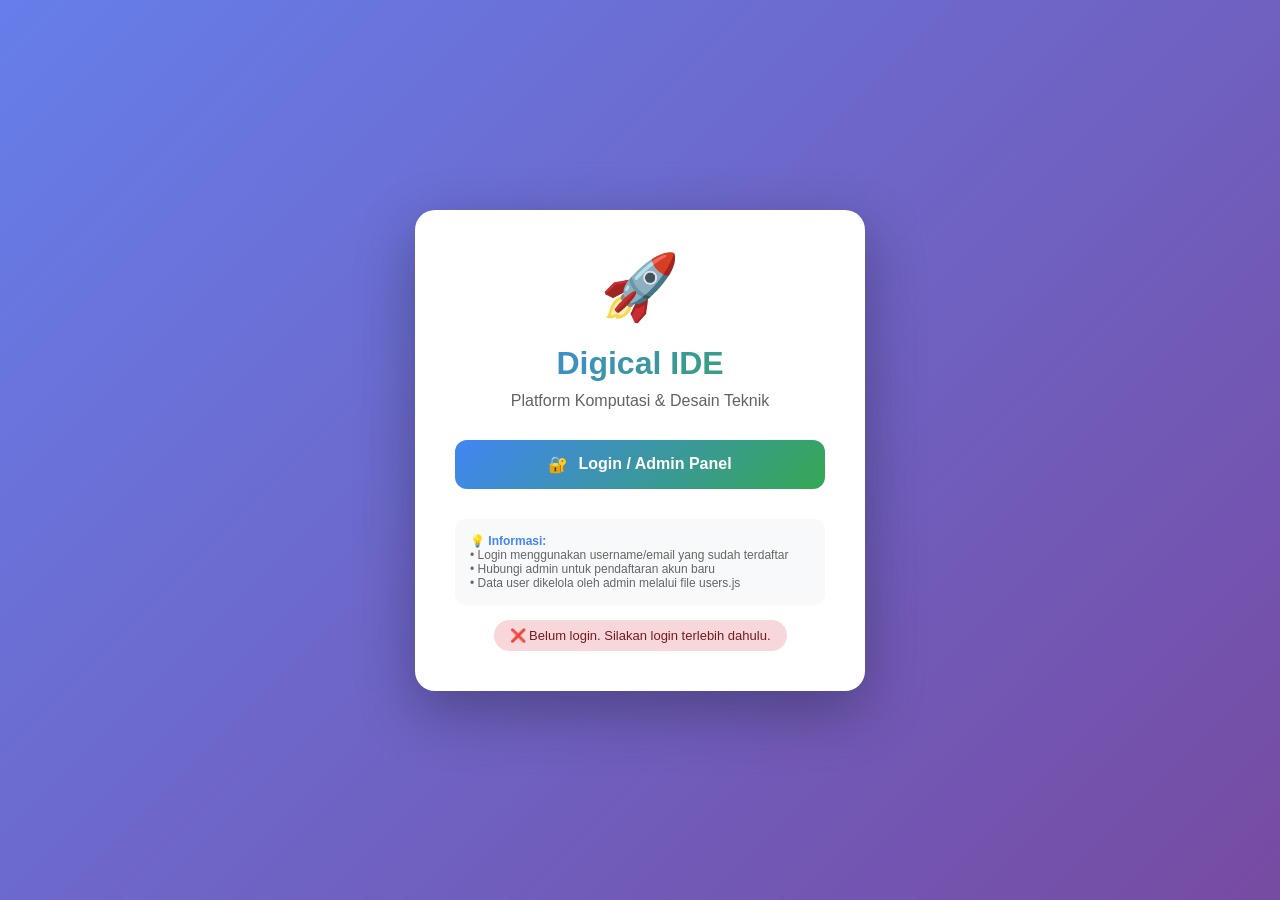
<file: index.html>
<!DOCTYPE html>
<html lang="id">
<head>
    <meta charset="UTF-8">
    <meta name="viewport" content="width=device-width, initial-scale=1.0">
    <title>Digical IDE</title>
    <style>
        * {
            margin: 0;
            padding: 0;
            box-sizing: border-box;
            font-family: 'Segoe UI', Tahoma, Geneva, Verdana, sans-serif;
        }
        
        body {
            background: linear-gradient(135deg, #667eea 0%, #764ba2 100%);
            min-height: 100vh;
            display: flex;
            justify-content: center;
            align-items: center;
            padding: 20px;
        }
        
        .container {
            background: white;
            border-radius: 20px;
            padding: 40px;
            max-width: 450px;
            width: 100%;
            box-shadow: 0 20px 60px rgba(0,0,0,0.3);
            text-align: center;
            animation: fadeInUp 0.5s ease-out;
        }
        
        @keyframes fadeInUp {
            from {
                opacity: 0;
                transform: translateY(30px);
            }
            to {
                opacity: 1;
                transform: translateY(0);
            }
        }
        
        .logo {
            font-size: 4em;
            margin-bottom: 20px;
        }
        
        h1 {
            background: linear-gradient(135deg, #4285f4, #34a853);
            -webkit-background-clip: text;
            -webkit-text-fill-color: transparent;
            margin-bottom: 10px;
        }
        
        .subtitle {
            color: #5f6368;
            margin-bottom: 30px;
        }
        
        .menu {
            display: flex;
            flex-direction: column;
            gap: 15px;
            margin: 30px 0;
        }
        
        .menu-btn {
            padding: 15px 25px;
            background: linear-gradient(135deg, #4285f4, #34a853);
            color: white;
            text-decoration: none;
            border-radius: 12px;
            font-weight: 600;
            transition: all 0.3s;
            display: flex;
            align-items: center;
            justify-content: center;
            gap: 10px;
        }
        
        .menu-btn:hover {
            transform: translateY(-3px);
            box-shadow: 0 10px 25px rgba(66, 133, 244, 0.4);
        }
        
        .info-box {
            background: #f8f9fa;
            padding: 15px;
            border-radius: 10px;
            margin-top: 20px;
            font-size: 12px;
            color: #666;
            text-align: left;
        }
        
        .info-box strong {
            color: #4285f4;
        }
        
        .status {
            display: inline-block;
            padding: 8px 16px;
            background: #f8d7da;
            color: #721c24;
            border-radius: 20px;
            font-size: 13px;
            margin-top: 15px;
        }
        
        .status.success {
            background: #d4edda;
            color: #155724;
        }
        
        .status.warning {
            background: #fff3cd;
            color: #856404;
        }
        
        .status.info {
            background: #cce5ff;
            color: #004085;
        }
        
        @media (max-width: 480px) {
            .container {
                padding: 25px;
                margin: 15px;
            }
        }
    </style>
</head>
<body>
    <div class="container">
        <div class="logo">🚀</div>
        <h1>Digical IDE</h1>
        <div class="subtitle">Platform Komputasi & Desain Teknik</div>
        
        <div class="menu">
            <a href="login.html" class="menu-btn">
                <span>🔐</span> Login / Admin Panel
            </a>
        </div>
        
        <div class="info-box">
            <strong>💡 Informasi:</strong><br>
            • Login menggunakan username/email yang sudah terdaftar<br>
            • Hubungi admin untuk pendaftaran akun baru<br>
            • Data user dikelola oleh admin melalui file users.js
        </div>
        
        <div id="statusDisplay" class="status">
            🔍 Memeriksa status login...
        </div>
    </div>
    
    <script>
        // Cek apakah user sudah login
        const savedUser = localStorage.getItem('digical_current_user');
        const statusDiv = document.getElementById('statusDisplay');
        
        if (savedUser) {
            try {
                const user = JSON.parse(savedUser);
                if (user.status === 'approved') {
                    statusDiv.innerHTML = `✅ Login sebagai: <strong>${user.username}</strong> | <a href="app.html" style="color: #155724; text-decoration: none;">🚀 Langsung buka IDE →</a>`;
                    statusDiv.className = 'status success';
                } else if (user.status === 'pending') {
                    statusDiv.innerHTML = `⏳ Akun <strong>${user.username}</strong> masih menunggu approval admin`;
                    statusDiv.className = 'status warning';
                } else {
                    statusDiv.innerHTML = `⚠️ Akun <strong>${user.username}</strong> telah dinonaktifkan. Hubungi admin.`;
                    statusDiv.className = 'status';
                }
            } catch(e) {
                statusDiv.innerHTML = `❌ Silakan login untuk mengakses Digical IDE`;
                statusDiv.className = 'status';
            }
        } else {
            statusDiv.innerHTML = `❌ Belum login. Silakan login terlebih dahulu.`;
            statusDiv.className = 'status';
        }
    </script>
</body>
</html>
</file>
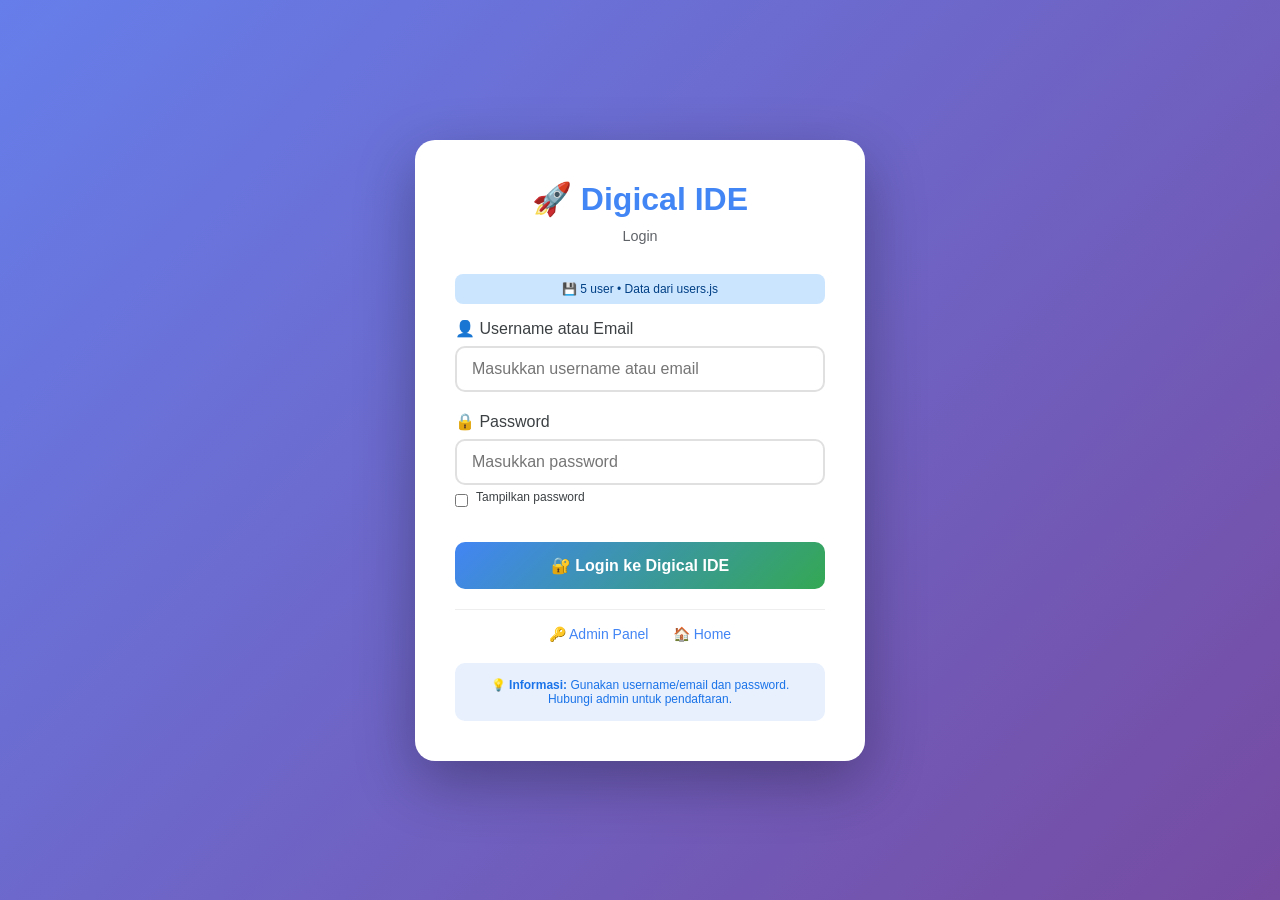
<file: app.html>
<!DOCTYPE html>
<html lang="id">
<head>
    <meta charset="UTF-8">
    <meta name="viewport" content="width=device-width, initial-scale=1.0, user-scalable=yes">
    <title>Digical IDE - Platform Komputasi & Desain Teknik</title>
    <style>
        * {
            margin: 0;
            padding: 0;
            box-sizing: border-box;
            font-family: 'Segoe UI', Tahoma, Geneva, Verdana, sans-serif;
        }
        
        body {
            background: #1a1a2e;
            overflow: hidden;
            height: 100vh;
        }
        
        /* Navbar Styles */
        .navbar {
            background: linear-gradient(135deg, #667eea 0%, #764ba2 100%);
            color: white;
            padding: 12px 24px;
            display: flex;
            justify-content: space-between;
            align-items: center;
            flex-wrap: wrap;
            gap: 15px;
            box-shadow: 0 2px 10px rgba(0,0,0,0.2);
            position: relative;
            z-index: 10;
        }
        
        .logo {
            display: flex;
            align-items: center;
            gap: 10px;
            font-size: 1.2em;
            font-weight: bold;
        }
        
        .logo span {
            background: rgba(255,255,255,0.2);
            padding: 4px 10px;
            border-radius: 20px;
            font-size: 0.8em;
        }
        
        .user-info {
            display: flex;
            align-items: center;
            gap: 15px;
        }
        
        .username {
            background: rgba(255,255,255,0.15);
            padding: 6px 12px;
            border-radius: 20px;
            font-size: 0.9em;
        }
        
        .btn-logout {
            background: rgba(255,255,255,0.2);
            border: 1px solid rgba(255,255,255,0.3);
            color: white;
            padding: 8px 20px;
            border-radius: 8px;
            cursor: pointer;
            font-size: 14px;
            font-weight: 600;
            transition: all 0.3s;
        }
        
        .btn-logout:hover {
            background: rgba(255,255,255,0.3);
            transform: translateY(-2px);
        }
        
        .btn-back {
            background: rgba(255,255,255,0.15);
            border: none;
            color: white;
            padding: 8px 16px;
            border-radius: 8px;
            cursor: pointer;
            font-size: 14px;
            transition: all 0.3s;
        }
        
        .btn-back:hover {
            background: rgba(255,255,255,0.25);
        }
        
        /* Iframe Container */
        .iframe-container {
            height: calc(100vh - 60px);
            width: 100%;
            position: relative;
            background: #f5f5f5;
        }
        
        iframe {
            width: 100%;
            height: 100%;
            border: none;
            background: white;
        }
        
        /* Loading Overlay */
        .loading-overlay {
            position: fixed;
            top: 60px;
            left: 0;
            right: 0;
            bottom: 0;
            background: rgba(255,255,255,0.95);
            display: flex;
            justify-content: center;
            align-items: center;
            z-index: 100;
            flex-direction: column;
            transition: opacity 0.3s;
        }
        
        .spinner {
            width: 60px;
            height: 60px;
            border: 5px solid #e0e0e0;
            border-top: 5px solid #4285f4;
            border-radius: 50%;
            animation: spin 1s linear infinite;
            margin-bottom: 20px;
        }
        
        @keyframes spin {
            0% { transform: rotate(0deg); }
            100% { transform: rotate(360deg); }
        }
        
        .loading-text {
            color: #4285f4;
            font-size: 18px;
            font-weight: 600;
            margin-bottom: 10px;
        }
        
        .loading-subtext {
            color: #666;
            font-size: 14px;
        }
        
        /* Error Screen */
        .error-screen {
            display: flex;
            justify-content: center;
            align-items: center;
            height: 100%;
            background: linear-gradient(135deg, #667eea 0%, #764ba2 100%);
            color: white;
            text-align: center;
            padding: 20px;
        }
        
        .error-card {
            background: white;
            color: #333;
            padding: 40px;
            border-radius: 20px;
            max-width: 450px;
            animation: fadeInUp 0.5s ease-out;
        }
        
        .error-card h2 {
            color: #dc3545;
            margin-bottom: 15px;
        }
        
        .error-card .btn {
            display: inline-block;
            margin-top: 20px;
            padding: 12px 30px;
            background: linear-gradient(135deg, #4285f4, #34a853);
            color: white;
            text-decoration: none;
            border-radius: 10px;
            font-weight: 600;
        }
        
        @keyframes fadeInUp {
            from {
                opacity: 0;
                transform: translateY(30px);
            }
            to {
                opacity: 1;
                transform: translateY(0);
            }
        }
        
        /* Responsive */
        @media (max-width: 768px) {
            .navbar {
                padding: 10px 16px;
            }
            .logo {
                font-size: 1em;
            }
            .username {
                font-size: 0.8em;
            }
            .btn-logout, .btn-back {
                padding: 6px 12px;
                font-size: 12px;
            }
        }
        
        /* Hide ngrok warning if possible - but we'll handle gracefully */
        .iframe-container iframe {
            opacity: 0;
            transition: opacity 0.5s;
        }
        
        .iframe-container iframe.loaded {
            opacity: 1;
        }
    </style>
</head>
<body>
    <div id="app">
        <!-- Navbar akan diisi JavaScript -->
        <div class="navbar" id="navbar" style="display: none;">
            <div class="logo">
                🚀 Digical IDE
                <span>Beta</span>
            </div>
            <div class="user-info">
                <span class="username" id="usernameDisplay"></span>
                <button class="btn-back" onclick="goBack()">← Beranda</button>
                <button class="btn-logout" onclick="logout()">Logout</button>
            </div>
        </div>
        
        <div class="iframe-container" id="iframeContainer">
            <!-- Loading State -->
            <div class="loading-overlay" id="loadingOverlay">
                <div class="spinner"></div>
                <div class="loading-text">🚀 Memuat Digical IDE...</div>
                <div class="loading-subtext">Mohon tunggu, platform sedang disiapkan</div>
            </div>
            
            <!-- Iframe will be inserted here -->
            <iframe id="digicalFrame" src="about:blank" title="Digical IDE Platform"></iframe>
        </div>
    </div>
    
    <script>
        // ========== KONFIGURASI ==========
        // Ganti dengan URL ngrok Anda
        const NGROK_URL = 'https://intergyral-amatively-january.ngrok-free.dev/';
        
        // ========== CEK STATUS LOGIN ==========
        function checkLoginStatus() {
            const savedUser = localStorage.getItem('digical_current_user');
            
            if (!savedUser) {
                // Tidak login, redirect ke login
                window.location.href = 'login.html';
                return null;
            }
            
            try {
                const user = JSON.parse(savedUser);
                
                if (user.status !== 'approved') {
                    // Login tapi belum approved atau di-suspend
                    let message = '';
                    if (user.status === 'pending') {
                        message = 'Akun Anda masih menunggu approval admin.';
                    } else if (user.status === 'suspended') {
                        message = 'Akun Anda telah dinonaktifkan. Hubungi admin.';
                    } else {
                        message = 'Silakan login kembali.';
                    }
                    
                    // Tampilkan pesan error sebelum redirect
                    document.body.innerHTML = `
                        <div class="error-screen">
                            <div class="error-card">
                                <h2>⚠️ Akses Ditolak</h2>
                                <p>${message}</p>
                                <a href="login.html" class="btn">Kembali ke Login</a>
                            </div>
                        </div>
                    `;
                    return null;
                }
                
                return user;
            } catch(e) {
                window.location.href = 'login.html';
                return null;
            }
        }
        
        // ========== SETUP UI ==========
        function setupUI(user) {
            // Tampilkan navbar
            const navbar = document.getElementById('navbar');
            const usernameDisplay = document.getElementById('usernameDisplay');
            
            navbar.style.display = 'flex';
            usernameDisplay.innerHTML = `👋 ${escapeHtml(user.username)}`;
            
            // Setup iframe
            setupIframe();
        }
        
        // ========== SETUP IFRAME DENGAN LOADING HANDLER ==========
        function setupIframe() {
            const iframe = document.getElementById('digicalFrame');
            const loadingOverlay = document.getElementById('loadingOverlay');
            
            // Set iframe source
            iframe.src = NGROK_URL;
            
            // Handle iframe load
            iframe.onload = function() {
                console.log('Iframe loaded successfully');
                
                // Sembunyikan loading dengan fade
                loadingOverlay.style.opacity = '0';
                setTimeout(() => {
                    loadingOverlay.style.display = 'none';
                    iframe.classList.add('loaded');
                }, 500);
            };
            
            // Handle iframe error
            iframe.onerror = function() {
                console.error('Failed to load iframe');
                loadingOverlay.innerHTML = `
                    <div style="text-align: center; color: #dc3545;">
                        <div style="font-size: 48px; margin-bottom: 15px;">⚠️</div>
                        <div class="loading-text" style="color: #dc3545;">Gagal Memuat Platform</div>
                        <div class="loading-subtext">Pastikan server ngrok sedang berjalan</div>
                        <button onclick="location.reload()" style="margin-top: 20px; padding: 10px 25px; background: #4285f4; color: white; border: none; border-radius: 8px; cursor: pointer;">
                            🔄 Coba Lagi
                        </button>
                        <button onclick="goBack()" style="margin-top: 10px; padding: 10px 25px; background: #6c757d; color: white; border: none; border-radius: 8px; cursor: pointer;">
                            ← Kembali ke Beranda
                        </button>
                    </div>
                `;
            };
            
            // Timeout jika loading terlalu lama
            setTimeout(() => {
                if (loadingOverlay.style.display !== 'none') {
                    loadingOverlay.innerHTML = `
                        <div style="text-align: center;">
                            <div style="font-size: 48px; margin-bottom: 15px;">⏳</div>
                            <div class="loading-text">Memuat memakan waktu lama...</div>
                            <div class="loading-subtext">Server mungkin sedang memulai. Silakan tunggu atau refresh.</div>
                            <button onclick="location.reload()" style="margin-top: 20px; padding: 10px 25px; background: #4285f4; color: white; border: none; border-radius: 8px; cursor: pointer;">
                                🔄 Refresh Halaman
                            </button>
                            <button onclick="goBack()" style="margin-top: 10px; padding: 10px 25px; background: #6c757d; color: white; border: none; border-radius: 8px; cursor: pointer;">
                                ← Kembali ke Beranda
                            </button>
                        </div>
                    `;
                }
            }, 15000); // 15 detik timeout
        }
        
        // ========== NAVIGATION FUNCTIONS ==========
        function goBack() {
            window.location.href = 'index.html';
        }
        
        function logout() {
            localStorage.removeItem('digical_current_user');
            window.location.href = 'login.html';
        }
        
        function escapeHtml(text) {
            const div = document.createElement('div');
            div.textContent = text;
            return div.innerHTML;
        }
        
        // ========== INITIALIZATION ==========
        const currentUser = checkLoginStatus();
        if (currentUser) {
            setupUI(currentUser);
        }
        
        // Handle page visibility - refresh session when tab becomes active
        document.addEventListener('visibilitychange', function() {
            if (!document.hidden) {
                // Cek lagi login status saat tab aktif kembali
                const savedUser = localStorage.getItem('digical_current_user');
                if (!savedUser) {
                    window.location.href = 'login.html';
                }
            }
        });
        
        // Prevent right-click on iframe to hide ngrok warning (optional)
        document.addEventListener('contextmenu', function(e) {
            // Tidak membatasi, biarkan user normal
        });
    </script>
</body>
</html>
</file>
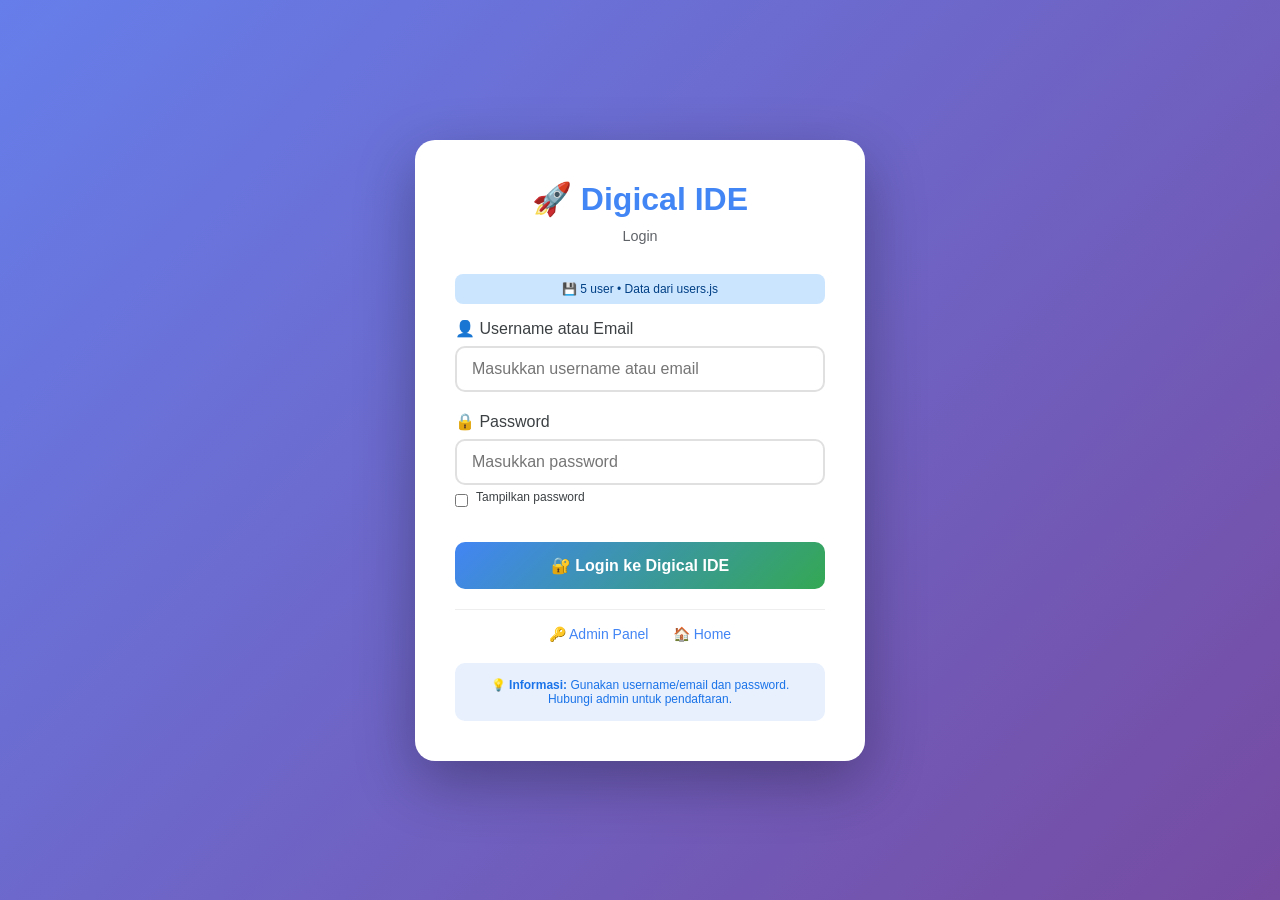
<file: filemanager.html>
<!DOCTYPE html>
<html lang="id">
<head>
    <meta charset="UTF-8">
    <meta name="viewport" content="width=device-width, initial-scale=1.0">
    <title>Digical IDE - File Manager</title>
    <link rel="stylesheet" href="https://cdnjs.cloudflare.com/ajax/libs/font-awesome/6.4.0/css/all.min.css">
    <style>
        * {
            margin: 0;
            padding: 0;
            box-sizing: border-box;
            font-family: 'Segoe UI', Tahoma, Geneva, Verdana, sans-serif;
        }
        
        body {
            background: linear-gradient(135deg, #667eea 0%, #764ba2 100%);
            min-height: 100vh;
        }
        
        .navbar {
            background: white;
            box-shadow: 0 2px 10px rgba(0,0,0,0.1);
            padding: 15px 30px;
            display: flex;
            justify-content: space-between;
            align-items: center;
            flex-wrap: wrap;
            gap: 15px;
        }
        
        .logo {
            font-size: 1.5em;
            font-weight: bold;
            background: linear-gradient(135deg, #4285f4, #34a853);
            -webkit-background-clip: text;
            -webkit-text-fill-color: transparent;
        }
        
        .user-info {
            display: flex;
            align-items: center;
            gap: 15px;
        }
        
        .btn-logout {
            padding: 8px 20px;
            background: #dc3545;
            color: white;
            border: none;
            border-radius: 8px;
            cursor: pointer;
        }
        
        .container {
            max-width: 1400px;
            margin: 20px auto;
            padding: 0 20px;
        }
        
        .card {
            background: white;
            border-radius: 20px;
            padding: 30px;
            margin-bottom: 20px;
            box-shadow: 0 10px 30px rgba(0,0,0,0.1);
        }
        
        h2 {
            color: #4285f4;
            margin-bottom: 20px;
            display: flex;
            align-items: center;
            gap: 10px;
        }
        
        .dropzone {
            border: 3px dashed #4285f4;
            border-radius: 20px;
            padding: 50px;
            text-align: center;
            background: #f8f9fa;
            cursor: pointer;
            transition: all 0.3s;
        }
        
        .dropzone.dragover {
            background: #e8f0fe;
            border-color: #34a853;
            transform: scale(1.01);
        }
        
        .upload-btn {
            background: linear-gradient(135deg, #4285f4, #34a853);
            color: white;
            padding: 12px 30px;
            border: none;
            border-radius: 10px;
            font-size: 16px;
            font-weight: bold;
            cursor: pointer;
            margin: 10px;
        }
        
        .file-list {
            max-height: 500px;
            overflow-y: auto;
            border: 1px solid #e0e0e0;
            border-radius: 12px;
            padding: 15px;
            background: #fafafa;
        }
        
        .file-item {
            background: white;
            padding: 15px;
            margin-bottom: 10px;
            border-radius: 10px;
            display: flex;
            justify-content: space-between;
            align-items: center;
            flex-wrap: wrap;
            gap: 10px;
            border: 1px solid #e0e0e0;
            transition: all 0.3s;
        }
        
        .file-item:hover {
            transform: translateX(5px);
            box-shadow: 0 5px 15px rgba(0,0,0,0.1);
            border-color: #4285f4;
        }
        
        .file-name {
            font-weight: 600;
            display: flex;
            align-items: center;
            gap: 10px;
        }
        
        .file-meta {
            font-size: 12px;
            color: #666;
        }
        
        .file-actions {
            display: flex;
            gap: 8px;
        }
        
        .action-btn {
            padding: 8px 15px;
            border: none;
            border-radius: 6px;
            cursor: pointer;
            font-size: 12px;
            font-weight: 600;
        }
        
        .preview-btn { background: #4285f4; color: white; }
        .download-btn { background: #28a745; color: white; }
        .delete-btn { background: #dc3545; color: white; }
        
        .empty-state {
            text-align: center;
            padding: 40px;
            color: #666;
        }
        
        .modal {
            display: none;
            position: fixed;
            top: 0;
            left: 0;
            width: 100%;
            height: 100%;
            background: rgba(0,0,0,0.9);
            z-index: 1000;
            justify-content: center;
            align-items: center;
        }
        
        .modal-content {
            background: white;
            border-radius: 12px;
            width: 90%;
            height: 90%;
            display: flex;
            flex-direction: column;
            overflow: hidden;
        }
        
        .modal-header {
            padding: 15px;
            background: #4285f4;
            color: white;
            display: flex;
            justify-content: space-between;
            align-items: center;
        }
        
        .modal-body {
            flex: 1;
            overflow: auto;
            padding: 20px;
        }
        
        .close-modal {
            background: none;
            border: none;
            color: white;
            font-size: 24px;
            cursor: pointer;
        }
        
        .spinner {
            border: 4px solid #f3f3f3;
            border-top: 4px solid #4285f4;
            border-radius: 50%;
            width: 40px;
            height: 40px;
            animation: spin 1s linear infinite;
            margin: 20px auto;
        }
        
        @keyframes spin {
            0% { transform: rotate(0deg); }
            100% { transform: rotate(360deg); }
        }
        
        .alert {
            position: fixed;
            top: 20px;
            right: 20px;
            padding: 12px 20px;
            border-radius: 8px;
            color: white;
            font-weight: 600;
            z-index: 2000;
            animation: slideIn 0.3s ease-out;
        }
        
        .alert-success { background: #28a745; }
        .alert-error { background: #dc3545; }
        .alert-info { background: #4285f4; }
        
        @keyframes slideIn {
            from { transform: translateX(100%); opacity: 0; }
            to { transform: translateX(0); opacity: 1; }
        }
        
        @media (max-width: 768px) {
            .navbar { flex-direction: column; text-align: center; }
            .file-item { flex-direction: column; }
            .file-actions { width: 100%; justify-content: center; }
        }
    </style>
</head>
<body>
    <div class="navbar">
        <div class="logo">🚀 Digical IDE File Manager</div>
        <div class="user-info">
            <span id="usernameDisplay"></span>
            <button class="btn-logout" onclick="logout()">Logout</button>
        </div>
    </div>
    
    <div class="container">
        <div class="card">
            <h2><i class="fas fa-cloud-upload-alt"></i> Upload File</h2>
            <div class="dropzone" id="dropzone">
                <i class="fas fa-cloud-upload-alt" style="font-size: 48px; color: #4285f4; margin-bottom: 15px; display: block;"></i>
                <h3>Klik atau Drag & Drop File</h3>
                <p style="color: #666; margin: 10px 0;">Upload file ke Google Drive</p>
                <input type="file" id="fileInput" multiple style="display: none;">
                <button class="upload-btn" id="selectBtn"><i class="fas fa-folder-open"></i> Pilih File</button>
                <button class="upload-btn" id="uploadBtn" disabled><i class="fas fa-upload"></i> Upload</button>
                <div id="selectedFiles" style="margin-top: 20px; display: none;"></div>
            </div>
            <div id="uploadLoading" style="display: none; text-align: center; padding: 20px;">
                <div class="spinner"></div>
                <p>Mengupload file...</p>
            </div>
        </div>
        
        <div class="card">
            <h2><i class="fas fa-download"></i> File di Google Drive</h2>
            <div class="file-list" id="fileList">
                <div class="empty-state">
                    <i class="fas fa-spinner fa-spin" style="font-size: 32px;"></i>
                    <p>Memuat file...</p>
                </div>
            </div>
        </div>
    </div>
    
    <!-- Preview Modal -->
    <div class="modal" id="previewModal">
        <div class="modal-content">
            <div class="modal-header">
                <span><i class="fas fa-file-pdf"></i> Preview File</span>
                <button class="close-modal" onclick="closePreview()">&times;</button>
            </div>
            <div class="modal-body" id="previewBody">
                <div class="spinner"></div>
                <p style="text-align: center;">Memuat preview...</p>
            </div>
        </div>
    </div>
    
    <script>
        // Konfigurasi - Ganti dengan endpoint API Anda
        const API_BASE_URL = 'https://intergyral-amatively-january.ngrok-free.dev';
        
        let currentUser = null;
        
        // Load user dari session
        function loadUser() {
            const savedUser = localStorage.getItem('digical_current_user');
            if (savedUser) {
                currentUser = JSON.parse(savedUser);
                document.getElementById('usernameDisplay').innerHTML = `<i class="fas fa-user-circle"></i> ${currentUser.username}`;
            } else {
                window.location.href = 'login.html';
            }
        }
        
        // Logout
        function logout() {
            localStorage.removeItem('digical_current_user');
            window.location.href = 'login.html';
        }
        
        // Upload functionality
        function setupUpload() {
            const dropzone = document.getElementById('dropzone');
            const fileInput = document.getElementById('fileInput');
            const selectBtn = document.getElementById('selectBtn');
            const uploadBtn = document.getElementById('uploadBtn');
            const selectedFilesDiv = document.getElementById('selectedFiles');
            
            let selectedFilesList = [];
            
            selectBtn.addEventListener('click', () => fileInput.click());
            
            fileInput.addEventListener('change', () => {
                selectedFilesList = Array.from(fileInput.files);
                updateSelectedFilesDisplay(selectedFilesList, selectedFilesDiv, uploadBtn);
            });
            
            // Drag & drop
            dropzone.addEventListener('dragover', (e) => {
                e.preventDefault();
                dropzone.classList.add('dragover');
            });
            
            dropzone.addEventListener('dragleave', () => {
                dropzone.classList.remove('dragover');
            });
            
            dropzone.addEventListener('drop', (e) => {
                e.preventDefault();
                dropzone.classList.remove('dragover');
                fileInput.files = e.dataTransfer.files;
                fileInput.dispatchEvent(new Event('change'));
            });
            
            uploadBtn.addEventListener('click', async () => {
                if (selectedFilesList.length === 0) {
                    showAlert('Pilih file terlebih dahulu!', 'error');
                    return;
                }
                
                await uploadFiles(selectedFilesList);
            });
        }
        
        function updateSelectedFilesDisplay(files, container, uploadBtn) {
            if (files.length === 0) {
                container.style.display = 'none';
                uploadBtn.disabled = true;
                uploadBtn.innerHTML = '<i class="fas fa-upload"></i> Upload';
                return;
            }
            
            container.style.display = 'block';
            uploadBtn.disabled = false;
            uploadBtn.innerHTML = `<i class="fas fa-upload"></i> Upload ${files.length} File`;
            
            container.innerHTML = `
                <strong>File dipilih:</strong>
                ${files.map(f => `<div style="padding: 8px; background: #e8f0fe; margin: 5px 0; border-radius: 5px;">📄 ${f.name} (${formatBytes(f.size)})</div>`).join('')}
            `;
        }
        
        async function uploadFiles(files) {
            const loadingDiv = document.getElementById('uploadLoading');
            const uploadBtn = document.getElementById('uploadBtn');
            
            loadingDiv.style.display = 'block';
            uploadBtn.disabled = true;
            
            try {
                const formData = new FormData();
                files.forEach(file => formData.append('files', file));
                
                const response = await fetch(`${API_BASE_URL}/upload`, {
                    method: 'POST',
                    body: formData
                });
                
                const result = await response.text();
                
                if (response.ok) {
                    showAlert('✅ ' + result, 'success');
                    document.getElementById('fileInput').value = '';
                    document.getElementById('selectedFiles').style.display = 'none';
                    uploadBtn.innerHTML = '<i class="fas fa-upload"></i> Upload';
                    loadFileList();
                } else {
                    showAlert('❌ Error: ' + result, 'error');
                }
            } catch (error) {
                showAlert('❌ Network error: ' + error.message, 'error');
            } finally {
                loadingDiv.style.display = 'none';
                uploadBtn.disabled = false;
            }
        }
        
        // Load file list
        async function loadFileList() {
            try {
                const response = await fetch(`${API_BASE_URL}/list-files`);
                const files = await response.json();
                renderFileList(files);
            } catch (error) {
                console.error('Error loading files:', error);
                document.getElementById('fileList').innerHTML = `
                    <div class="empty-state">
                        <i class="fas fa-exclamation-triangle" style="font-size: 32px;"></i>
                        <p>Gagal memuat file. Pastikan server berjalan.</p>
                        <button class="upload-btn" onclick="loadFileList()" style="margin-top: 15px;">Coba Lagi</button>
                    </div>
                `;
            }
        }
        
        function renderFileList(files) {
            const container = document.getElementById('fileList');
            
            if (!files || files.length === 0) {
                container.innerHTML = `
                    <div class="empty-state">
                        <i class="fas fa-folder-open" style="font-size: 48px; margin-bottom: 15px;"></i>
                        <h3>Tidak Ada File</h3>
                        <p>Upload file pertama Anda</p>
                    </div>
                `;
                return;
            }
            
            container.innerHTML = files.map(file => `
                <div class="file-item">
                    <div>
                        <div class="file-name">
                            <i class="${getFileIcon(file.name)}"></i>
                            <span>${escapeHtml(file.name)}</span>
                        </div>
                        <div class="file-meta">
                            📦 ${file.size} MB • 📅 ${file.modified}
                        </div>
                    </div>
                    <div class="file-actions">
                        ${canPreview(file.name) ? `<button class="action-btn preview-btn" onclick="previewFile('${encodeURIComponent(file.name)}')"><i class="fas fa-eye"></i> Preview</button>` : ''}
                        <button class="action-btn download-btn" onclick="downloadFile('${encodeURIComponent(file.name)}')"><i class="fas fa-download"></i> Download</button>
                        <button class="action-btn delete-btn" onclick="deleteFile('${encodeURIComponent(file.name)}')"><i class="fas fa-trash"></i> Hapus</button>
                    </div>
                </div>
            `).join('');
        }
        
        function getFileIcon(filename) {
            const ext = filename.split('.').pop().toLowerCase();
            const icons = {
                'pdf': 'fas fa-file-pdf',
                'rtf': 'fas fa-file-word',
                'txt': 'fas fa-file-alt',
                'csv': 'fas fa-file-csv',
                'jpg': 'fas fa-file-image',
                'png': 'fas fa-file-image'
            };
            return icons[ext] || 'fas fa-file';
        }
        
        function canPreview(filename) {
            const ext = filename.split('.').pop().toLowerCase();
            return ['pdf', 'rtf', 'txt', 'csv'].includes(ext);
        }
        
        async function previewFile(filename) {
            const modal = document.getElementById('previewModal');
            const previewBody = document.getElementById('previewBody');
            
            modal.style.display = 'flex';
            previewBody.innerHTML = '<div class="spinner"></div><p style="text-align: center;">Memuat preview...</p>';
            
            try {
                const response = await fetch(`${API_BASE_URL}/preview-pdf-base64/${filename}`);
                const data = await response.json();
                
                if (data.success && data.pdf_base64) {
                    // Render PDF menggunakan PDF.js
                    previewBody.innerHTML = `
                        <canvas id="pdfCanvas" style="width: 100%; border: 1px solid #e0e0e0;"></canvas>
                        <div style="text-align: center; margin-top: 15px;">
                            <button onclick="downloadPdfPage(-1)">◀ Sebelumnya</button>
                            <span id="pageInfo" style="margin: 0 15px;">Halaman 1 / 1</span>
                            <button onclick="downloadPdfPage(1)">Berikutnya ▶</button>
                        </div>
                    `;
                    
                    // Load PDF.js
                    if (typeof pdfjsLib === 'undefined') {
                        const script = document.createElement('script');
                        script.src = 'https://cdnjs.cloudflare.com/ajax/libs/pdf.js/2.16.105/pdf.min.js';
                        script.onload = () => renderPDF(data.pdf_base64);
                        document.head.appendChild(script);
                    } else {
                        renderPDF(data.pdf_base64);
                    }
                } else {
                    previewBody.innerHTML = `
                        <div style="text-align: center; padding: 40px;">
                            <i class="fas fa-exclamation-triangle" style="font-size: 48px; color: #dc3545;"></i>
                            <h3>Preview Tidak Tersedia</h3>
                            <p>${data.error || 'Gagal memuat preview'}</p>
                            <button class="upload-btn" onclick="downloadFile('${filename}')">Download File</button>
                        </div>
                    `;
                }
            } catch (error) {
                previewBody.innerHTML = `
                    <div style="text-align: center; padding: 40px;">
                        <i class="fas fa-exclamation-triangle" style="font-size: 48px; color: #dc3545;"></i>
                        <h3>Error</h3>
                        <p>${error.message}</p>
                    </div>
                `;
            }
        }
        
        function renderPDF(base64Data) {
            // Implementasi PDF.js rendering
            // Untuk keringkasan, ini adalah placeholder
            alert('PDF viewer akan dirender di sini menggunakan PDF.js');
        }
        
        async function downloadFile(filename) {
            window.open(`${API_BASE_URL}/download-file/${filename}`, '_blank');
            showAlert(`⬇️ Mengunduh ${decodeURIComponent(filename)}`, 'info');
        }
        
        async function deleteFile(filename) {
            if (!confirm(`Hapus file "${decodeURIComponent(filename)}"?`)) return;
            
            try {
                const response = await fetch(`${API_BASE_URL}/delete-file/${filename}`, {
                    method: 'DELETE'
                });
                
                const result = await response.text();
                
                if (response.ok) {
                    showAlert('✅ ' + result, 'success');
                    loadFileList();
                } else {
                    showAlert('❌ ' + result, 'error');
                }
            } catch (error) {
                showAlert('❌ Error: ' + error.message, 'error');
            }
        }
        
        function closePreview() {
            document.getElementById('previewModal').style.display = 'none';
        }
        
        function showAlert(message, type) {
            const alert = document.createElement('div');
            alert.className = `alert alert-${type}`;
            alert.innerHTML = message;
            document.body.appendChild(alert);
            
            setTimeout(() => alert.remove(), 3000);
        }
        
        function formatBytes(bytes) {
            if (bytes === 0) return '0 Bytes';
            const k = 1024;
            const sizes = ['Bytes', 'KB', 'MB', 'GB'];
            const i = Math.floor(Math.log(bytes) / Math.log(k));
            return parseFloat((bytes / Math.pow(k, i)).toFixed(2)) + ' ' + sizes[i];
        }
        
        function escapeHtml(text) {
            const div = document.createElement('div');
            div.textContent = text;
            return div.innerHTML;
        }
        
        // Inisialisasi
        loadUser();
        setupUpload();
        loadFileList();
        
        // Tutup modal dengan ESC
        document.addEventListener('keydown', (e) => {
            if (e.key === 'Escape') closePreview();
        });
    </script>
</body>
</html>
</file>
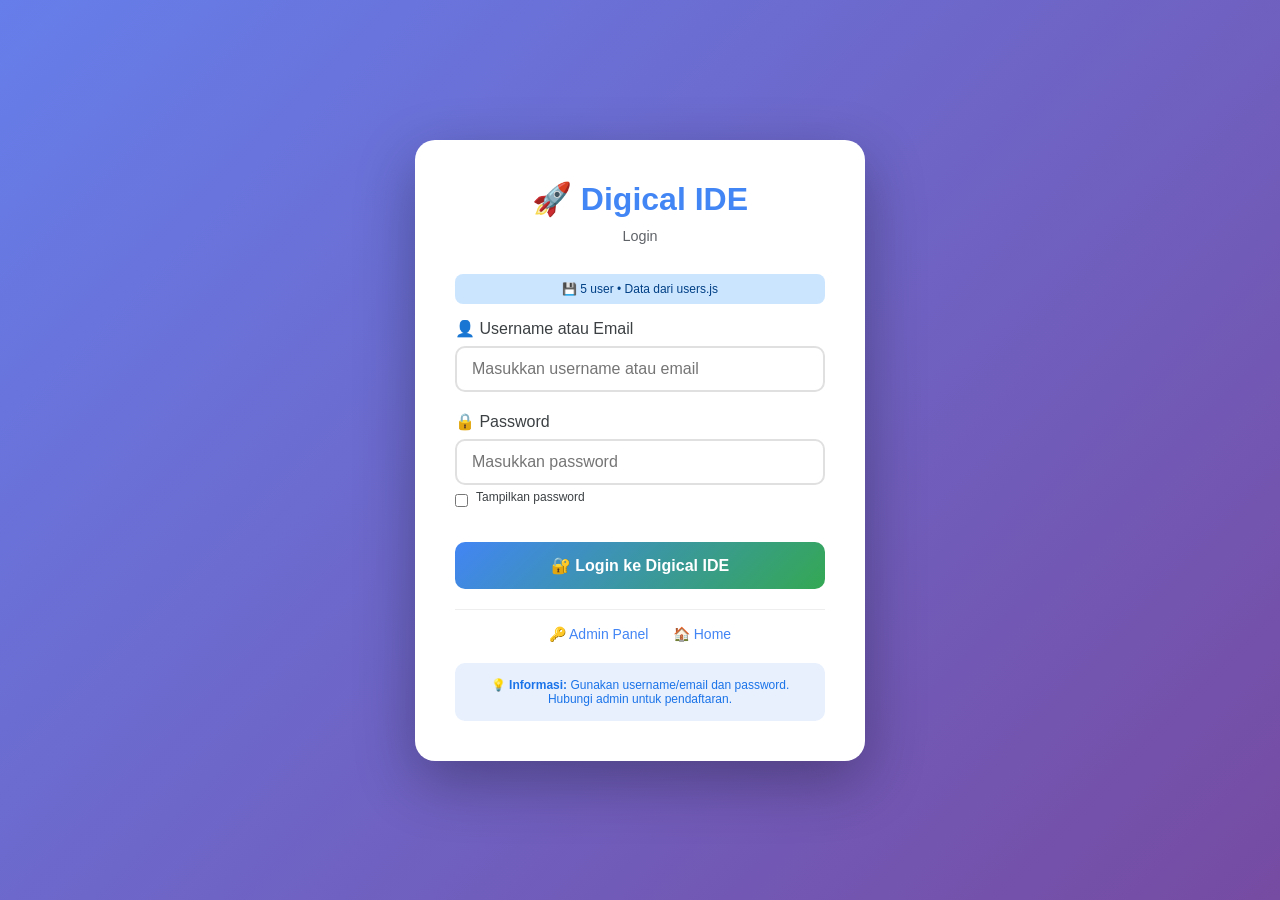
<file: login.html>
<!DOCTYPE html>
<html lang="id">
<head>
    <meta charset="UTF-8">
    <meta name="viewport" content="width=device-width, initial-scale=1.0">
    <title>Digical IDE - Login</title>
    <style>
        * {
            margin: 0;
            padding: 0;
            box-sizing: border-box;
            font-family: 'Segoe UI', Tahoma, Geneva, Verdana, sans-serif;
        }
        
        body {
            background: linear-gradient(135deg, #667eea 0%, #764ba2 100%);
            min-height: 100vh;
            display: flex;
            justify-content: center;
            align-items: center;
            padding: 20px;
        }
        
        .container {
            background: white;
            border-radius: 20px;
            padding: 40px;
            max-width: 450px;
            width: 100%;
            box-shadow: 0 20px 60px rgba(0,0,0,0.3);
            animation: fadeInUp 0.5s ease-out;
        }
        
        @keyframes fadeInUp {
            from { opacity: 0; transform: translateY(30px); }
            to { opacity: 1; transform: translateY(0); }
        }
        
        h1 {
            text-align: center;
            color: #4285f4;
            margin-bottom: 10px;
        }
        
        .subtitle {
            text-align: center;
            color: #5f6368;
            margin-bottom: 30px;
            font-size: 0.9em;
        }
        
        .form-group {
            margin-bottom: 20px;
        }
        
        label {
            display: block;
            margin-bottom: 8px;
            color: #3c4043;
            font-weight: 500;
        }
        
        input {
            width: 100%;
            padding: 12px 15px;
            border: 2px solid #e0e0e0;
            border-radius: 10px;
            font-size: 16px;
            transition: all 0.3s;
        }
        
        input:focus {
            outline: none;
            border-color: #4285f4;
            box-shadow: 0 0 0 3px rgba(66, 133, 244, 0.1);
        }
        
        button {
            width: 100%;
            padding: 14px;
            background: linear-gradient(135deg, #4285f4, #34a853);
            color: white;
            border: none;
            border-radius: 10px;
            font-size: 16px;
            font-weight: 600;
            cursor: pointer;
            transition: all 0.3s;
            margin-top: 10px;
        }
        
        button:hover {
            opacity: 0.95;
            transform: translateY(-2px);
            box-shadow: 0 5px 20px rgba(66, 133, 244, 0.4);
        }
        
        .message {
            padding: 12px;
            border-radius: 10px;
            margin-bottom: 20px;
            font-size: 14px;
            display: none;
        }
        
        .message.error {
            background: #fee;
            color: #c33;
            border-left: 4px solid #c33;
            display: block;
        }
        
        .message.success {
            background: #e8f5e9;
            color: #2e7d32;
            border-left: 4px solid #2e7d32;
            display: block;
        }
        
        .message.warning {
            background: #fff3cd;
            color: #856404;
            border-left: 4px solid #856404;
            display: block;
        }
        
        .links {
            text-align: center;
            margin-top: 20px;
            padding-top: 15px;
            border-top: 1px solid #eee;
        }
        
        .links a {
            color: #4285f4;
            text-decoration: none;
            margin: 0 10px;
            font-size: 14px;
            cursor: pointer;
        }
        
        .links a:hover {
            text-decoration: underline;
        }
        
        .info-box {
            background: #e8f0fe;
            padding: 15px;
            border-radius: 10px;
            margin-top: 20px;
            font-size: 12px;
            color: #1a73e8;
            text-align: center;
        }
        
        .status-local {
            background: #cce5ff;
            color: #004085;
            padding: 8px;
            border-radius: 8px;
            margin-bottom: 15px;
            text-align: center;
            font-size: 12px;
        }
        
        .show-pwd {
            margin-top: 5px;
            font-size: 12px;
            display: flex;
            align-items: center;
            gap: 8px;
        }
        
        .show-pwd input {
            width: auto;
        }
        
        /* Admin Dashboard */
        .stats-grid {
            display: grid;
            grid-template-columns: repeat(4, 1fr);
            gap: 12px;
            margin-bottom: 20px;
        }
        
        .stat-card {
            background: linear-gradient(135deg, #667eea 0%, #764ba2 100%);
            color: white;
            padding: 15px;
            border-radius: 12px;
            text-align: center;
        }
        
        .stat-number {
            font-size: 28px;
            font-weight: bold;
        }
        
        .stat-label {
            font-size: 12px;
            opacity: 0.9;
        }
        
        .user-card {
            background: #f8f9fa;
            border-radius: 12px;
            padding: 15px;
            margin-bottom: 10px;
            display: flex;
            justify-content: space-between;
            align-items: center;
            flex-wrap: wrap;
            gap: 10px;
            border: 1px solid #e0e0e0;
        }
        
        .user-info {
            flex: 1;
        }
        
        .user-name {
            font-weight: 600;
            color: #202124;
        }
        
        .user-email {
            font-size: 12px;
            color: #5f6368;
        }
        
        .user-status {
            display: inline-block;
            padding: 3px 10px;
            border-radius: 20px;
            font-size: 11px;
            font-weight: 600;
            margin-left: 10px;
        }
        
        .status-approved { background: #d4edda; color: #155724; }
        .status-pending { background: #fff3cd; color: #856404; }
        .status-suspended { background: #f8d7da; color: #721c24; }
        
        .user-actions {
            display: flex;
            gap: 8px;
            flex-wrap: wrap;
        }
        
        .user-actions button {
            width: auto;
            padding: 6px 12px;
            font-size: 12px;
            margin: 0;
        }
        
        .filter-bar {
            display: flex;
            gap: 10px;
            margin: 20px 0;
            flex-wrap: wrap;
        }
        
        .filter-bar input, .filter-bar select {
            flex: 1;
            padding: 10px;
            border: 1px solid #ddd;
            border-radius: 8px;
        }
        
        .user-list {
            max-height: 400px;
            overflow-y: auto;
        }
        
        .modal {
            display: none;
            position: fixed;
            top: 0;
            left: 0;
            right: 0;
            bottom: 0;
            background: rgba(0,0,0,0.5);
            justify-content: center;
            align-items: center;
            z-index: 1000;
        }
        
        .modal-content {
            background: white;
            padding: 30px;
            border-radius: 15px;
            max-width: 450px;
            width: 90%;
        }
        
        .modal-content h3 {
            margin-bottom: 20px;
            color: #4285f4;
        }
        
        .modal-actions {
            display: flex;
            gap: 10px;
            margin-top: 20px;
        }
        
        .edit-hint {
            background: #fff3cd;
            padding: 12px;
            border-radius: 8px;
            margin-bottom: 20px;
            font-size: 13px;
            border-left: 4px solid #ffc107;
        }
        
        @media (max-width: 600px) {
            .container { padding: 20px; }
            .stats-grid { grid-template-columns: repeat(2, 1fr); }
            .user-card { flex-direction: column; align-items: stretch; }
            .user-actions { justify-content: center; }
        }
    </style>
</head>
<body>
    <div class="container" id="app">
        <h1>🚀 Digical IDE</h1>
        <div class="subtitle" id="pageSubtitle">Login untuk mengakses platform</div>
        
        <div id="statusLocal" class="status-local">
            💾 Mode Local • Data dari users.js
        </div>
        
        <div id="message" class="message"></div>
        
        <!-- ========== LOGIN FORM (dengan password) ========== -->
        <div id="loginForm">
            <div class="form-group">
                <label>👤 Username atau Email</label>
                <input type="text" id="loginUsername" placeholder="Masukkan username atau email">
            </div>
            <div class="form-group">
                <label>🔒 Password</label>
                <input type="password" id="loginPassword" placeholder="Masukkan password">
                <div class="show-pwd">
                    <input type="checkbox" id="showPassword" onclick="togglePassword()"> 
                    <label for="showPassword">Tampilkan password</label>
                </div>
            </div>
            <button onclick="handleLogin()">🔐 Login ke Digical IDE</button>
            
            <div class="links">
                <a onclick="showAdminPanel()">🔑 Admin Panel</a>
                <a href="index.html">🏠 Home</a>
            </div>
            
            <div class="info-box">
                <strong>💡 Informasi:</strong> Gunakan username/email dan password. Hubungi admin untuk pendaftaran.
            </div>
        </div>
        
        <!-- ========== ADMIN LOGIN ========== -->
        <div id="adminPanel" style="display: none;">
            <div style="background: linear-gradient(135deg, #667eea 0%, #764ba2 100%); color: white; padding: 15px; border-radius: 12px; margin-bottom: 20px; text-align: center;">
                <h3 style="color: white;">🔐 Admin Panel</h3>
                <p style="font-size: 12px;">Masukkan kode admin untuk mengelola user</p>
            </div>
            
            <div class="form-group">
                <label>🔑 Kode Admin</label>
                <input type="password" id="adminCode" placeholder="Masukkan kode admin">
            </div>
            <button onclick="loginAdmin()">Login sebagai Admin</button>
            
            <div class="links">
                <a onclick="showLogin()">← Kembali ke Login</a>
            </div>
            
            <div class="info-box">
                <strong>🔧 Kode Admin:</strong> Sesuai setting di users.js
            </div>
        </div>
        
        <!-- ========== ADMIN DASHBOARD ========== -->
        <div id="adminDashboard" style="display: none;">
            <div style="display: flex; justify-content: space-between; align-items: center; margin-bottom: 20px; flex-wrap: wrap; gap: 10px;">
                <h3 style="color: #4285f4;">📊 Manajemen User</h3>
                <div style="display: flex; gap: 10px;">
                    <button onclick="showAddUserModal()" style="width: auto; background: #28a745; padding: 8px 15px;">➕ Tambah User</button>
                    <button onclick="logoutAdmin()" style="width: auto; background: #dc3545; padding: 8px 15px;">Logout</button>
                </div>
            </div>
            
            <div class="edit-hint">
                <strong>📝 Edit Manual:</strong> Buka file <code>users.js</code> dan edit langsung di GitHub.
            </div>
            
            <div id="adminStats" class="stats-grid"></div>
            
            <div class="filter-bar">
                <input type="text" id="searchUser" placeholder="🔍 Cari user..." onkeyup="filterUsers()">
                <select id="filterStatus" onchange="filterUsers()">
                    <option value="all">Semua Status</option>
                    <option value="approved">✅ Approved</option>
                    <option value="pending">⏳ Pending</option>
                    <option value="suspended">⏸️ Suspended</option>
                </select>
            </div>
            
            <div id="userList" class="user-list"></div>
            
            <button onclick="showLogin()" style="margin-top: 20px; background: #6c757d; color: white; border: none; padding: 12px; border-radius: 10px; cursor: pointer; width: 100%;">← Kembali ke Login</button>
        </div>
        
        <!-- ========== ADD/EDIT USER MODAL ========== -->
        <div id="userModal" class="modal">
            <div class="modal-content">
                <h3 id="modalTitle">➕ Tambah User Baru</h3>
                <div class="form-group">
                    <label>Username</label>
                    <input type="text" id="modalUsername" placeholder="Nama pengguna">
                </div>
                <div class="form-group">
                    <label>Email</label>
                    <input type="email" id="modalEmail" placeholder="Email">
                </div>
                <div class="form-group">
                    <label>Password</label>
                    <input type="text" id="modalPassword" placeholder="Password untuk user">
                </div>
                <div class="form-group">
                    <label>Status</label>
                    <select id="modalStatus">
                        <option value="approved">✅ Approved</option>
                        <option value="pending">⏳ Pending</option>
                        <option value="suspended">⏸️ Suspended</option>
                    </select>
                </div>
                <div class="modal-actions">
                    <button onclick="saveUserFromModal()" style="flex: 1;">💾 Simpan</button>
                    <button onclick="closeModal()" style="flex: 1; background: #6c757d;">Batal</button>
                </div>
            </div>
        </div>
        
        <!-- Reset Password Modal -->
        <div id="resetPasswordModal" class="modal">
            <div class="modal-content">
                <h3>🔑 Reset Password</h3>
                <div class="form-group">
                    <label>Password Baru</label>
                    <input type="text" id="newPassword" placeholder="Password baru">
                </div>
                <div class="modal-actions">
                    <button onclick="resetUserPassword()" style="flex: 1;">Reset Password</button>
                    <button onclick="closeResetModal()" style="flex: 1; background: #6c757d;">Batal</button>
                </div>
            </div>
        </div>
    </div>
    
    <!-- Load data user dari users.js -->
    <script src="users.js"></script>
    
    <script>
        // ========== GLOBAL VARIABLES ==========
        let users = [];
        let adminCode = 'admin123';
        let editingUserId = null;
        let resetPasswordUserId = null;
        
        // ========== INITIALIZATION ==========
        function initData() {
            if (typeof USERS_DATA !== 'undefined') {
                users = JSON.parse(JSON.stringify(USERS_DATA.users || []));
                adminCode = USERS_DATA.adminCode || 'admin123';
                document.getElementById('statusLocal').innerHTML = `💾 ${users.length} user • Data dari users.js`;
            } else {
                adminCode = 'admin123';
                users = [];
                document.getElementById('statusLocal').innerHTML = `⚠️ users.js tidak ditemukan`;
            }
            
            const savedUsers = localStorage.getItem('digical_users_temp');
            if (savedUsers) {
                const tempUsers = JSON.parse(savedUsers);
                if (tempUsers.length > 0) users = tempUsers;
            }
        }
        
        function saveToLocalStorage() {
            localStorage.setItem('digical_users_temp', JSON.stringify(users));
        }
        
        function showMessage(msg, type) {
            const msgDiv = document.getElementById('message');
            msgDiv.textContent = msg;
            msgDiv.className = `message ${type}`;
            setTimeout(() => {
                msgDiv.className = 'message';
            }, 4000);
        }
        
        function escapeHtml(text) {
            if (!text) return '';
            const div = document.createElement('div');
            div.textContent = text;
            return div.innerHTML;
        }
        
        function togglePassword() {
            const pwdField = document.getElementById('loginPassword');
            const checkbox = document.getElementById('showPassword');
            pwdField.type = checkbox.checked ? 'text' : 'password';
        }
        
        // ========== LOGIN (dengan PASSWORD) ==========
        function handleLogin() {
            const credential = document.getElementById('loginUsername').value.trim();
            const password = document.getElementById('loginPassword').value;
            
            if (!credential) {
                showMessage('Masukkan username atau email!', 'error');
                return;
            }
            
            if (!password) {
                showMessage('Masukkan password!', 'error');
                return;
            }
            
            const user = users.find(u => 
                u.username.toLowerCase() === credential.toLowerCase() || 
                u.email.toLowerCase() === credential.toLowerCase()
            );
            
            if (!user) {
                showMessage('Akun tidak ditemukan!', 'error');
                return;
            }
            
            // Cek password (plain text)
            if (user.password !== password) {
                showMessage('Password salah!', 'error');
                return;
            }
            
            if (user.status === 'pending') {
                showMessage('⏳ Akun masih menunggu approval admin.', 'warning');
                return;
            }
            
            if (user.status === 'suspended') {
                showMessage('⚠️ Akun telah dinonaktifkan.', 'error');
                return;
            }
            
            localStorage.setItem('digical_current_user', JSON.stringify(user));
            showMessage(`✅ Selamat datang, ${user.username}!`, 'success');
            
            setTimeout(() => {
                window.location.href = 'app.html';
            }, 1000);
        }
        
        // ========== ADMIN ==========
        function loginAdmin() {
            const code = document.getElementById('adminCode').value;
            if (code !== adminCode) {
                showMessage('Kode admin salah!', 'error');
                return;
            }
            showAdminDashboard();
        }
        
        function showAdminPanel() {
            document.getElementById('loginForm').style.display = 'none';
            document.getElementById('adminPanel').style.display = 'block';
            document.getElementById('adminDashboard').style.display = 'none';
            document.getElementById('pageSubtitle').textContent = 'Admin Login';
            document.getElementById('adminCode').value = '';
        }
        
        function showAdminDashboard() {
            document.getElementById('loginForm').style.display = 'none';
            document.getElementById('adminPanel').style.display = 'none';
            document.getElementById('adminDashboard').style.display = 'block';
            document.getElementById('pageSubtitle').textContent = 'Dashboard Admin';
            renderDashboard();
        }
        
        function showLogin() {
            document.getElementById('loginForm').style.display = 'block';
            document.getElementById('adminPanel').style.display = 'none';
            document.getElementById('adminDashboard').style.display = 'none';
            document.getElementById('pageSubtitle').textContent = 'Login';
            document.getElementById('message').className = 'message';
            document.getElementById('loginUsername').value = '';
            document.getElementById('loginPassword').value = '';
        }
        
        function logoutAdmin() {
            showLogin();
        }
        
        // ========== RENDER DASHBOARD ==========
        function renderDashboard() {
            const nonAdminUsers = users.filter(u => !u.isAdmin);
            const total = nonAdminUsers.length;
            const approved = nonAdminUsers.filter(u => u.status === 'approved').length;
            const pending = nonAdminUsers.filter(u => u.status === 'pending').length;
            const suspended = nonAdminUsers.filter(u => u.status === 'suspended').length;
            
            document.getElementById('adminStats').innerHTML = `
                <div class="stat-card"><div class="stat-number">${total}</div><div class="stat-label">Total User</div></div>
                <div class="stat-card"><div class="stat-number">${approved}</div><div class="stat-label">Approved</div></div>
                <div class="stat-card"><div class="stat-number">${pending}</div><div class="stat-label">Pending</div></div>
                <div class="stat-card"><div class="stat-number">${suspended}</div><div class="stat-label">Suspended</div></div>
            `;
            renderUserList();
        }
        
        function renderUserList() {
            const searchTerm = document.getElementById('searchUser')?.value.toLowerCase() || '';
            const filterStatus = document.getElementById('filterStatus')?.value || 'all';
            
            let filtered = users.filter(u => !u.isAdmin);
            
            if (searchTerm) {
                filtered = filtered.filter(u => 
                    u.username.toLowerCase().includes(searchTerm) || 
                    u.email.toLowerCase().includes(searchTerm)
                );
            }
            
            if (filterStatus !== 'all') {
                filtered = filtered.filter(u => u.status === filterStatus);
            }
            
            if (filtered.length === 0) {
                document.getElementById('userList').innerHTML = `<div style="text-align: center; padding: 40px; color: #999;">📭 Tidak ada user</div>`;
                return;
            }
            
            document.getElementById('userList').innerHTML = filtered.map(user => `
                <div class="user-card">
                    <div class="user-info">
                        <div>
                            <span class="user-name">${escapeHtml(user.username)}</span>
                            <span class="user-status status-${user.status}">${user.status.toUpperCase()}</span>
                        </div>
                        <div class="user-email">${escapeHtml(user.email)}</div>
                        <div style="font-size: 11px; color: #999;">📅 ${user.createdAt || 'N/A'}</div>
                    </div>
                    <div class="user-actions">
                        <button onclick="editUser(${user.id})" style="background: #17a2b8;">✏️ Edit</button>
                        <button onclick="showResetPasswordModal(${user.id})" style="background: #ffc107; color:#333;">🔑 Reset Pwd</button>
                        ${user.status === 'pending' ? `<button onclick="changeStatus(${user.id}, 'approved')" style="background: #28a745;">✅ Approve</button>` : ''}
                        ${user.status === 'approved' ? `<button onclick="changeStatus(${user.id}, 'suspended')" style="background: #ffc107; color:#333;">⏸️ Suspend</button>` : ''}
                        ${user.status === 'suspended' ? `<button onclick="changeStatus(${user.id}, 'approved')" style="background: #17a2b8;">🔄 Aktifkan</button>` : ''}
                        <button onclick="deleteUser(${user.id})" style="background: #dc3545;">🗑️ Hapus</button>
                    </div>
                </div>
            `).join('');
        }
        
        function filterUsers() {
            renderUserList();
        }
        
        function changeStatus(userId, newStatus) {
            const user = users.find(u => u.id === userId);
            if (user) {
                user.status = newStatus;
                saveToLocalStorage();
                renderDashboard();
                showMessage(`✅ Status "${user.username}" = ${newStatus}`, 'success');
                showPermanentSaveHint();
            }
        }
        
        function deleteUser(userId) {
            const user = users.find(u => u.id === userId);
            if (user && confirm(`Hapus user "${user.username}"?`)) {
                users = users.filter(u => u.id !== userId);
                saveToLocalStorage();
                renderDashboard();
                showMessage(`🗑️ User "${user.username}" dihapus`, 'success');
                showPermanentSaveHint();
            }
        }
        
        function showAddUserModal() {
            editingUserId = null;
            document.getElementById('modalTitle').textContent = '➕ Tambah User Baru';
            document.getElementById('modalUsername').value = '';
            document.getElementById('modalEmail').value = '';
            document.getElementById('modalPassword').value = '';
            document.getElementById('modalStatus').value = 'pending';
            document.getElementById('userModal').style.display = 'flex';
        }
        
        function editUser(userId) {
            const user = users.find(u => u.id === userId);
            if (user) {
                editingUserId = userId;
                document.getElementById('modalTitle').textContent = `✏️ Edit: ${user.username}`;
                document.getElementById('modalUsername').value = user.username;
                document.getElementById('modalEmail').value = user.email;
                document.getElementById('modalPassword').value = user.password || '';
                document.getElementById('modalStatus').value = user.status;
                document.getElementById('userModal').style.display = 'flex';
            }
        }
        
        function saveUserFromModal() {
            const username = document.getElementById('modalUsername').value.trim();
            const email = document.getElementById('modalEmail').value.trim();
            const password = document.getElementById('modalPassword').value;
            const status = document.getElementById('modalStatus').value;
            
            if (!username || !email) {
                showMessage('Username dan email harus diisi!', 'error');
                return;
            }
            
            if (editingUserId) {
                const user = users.find(u => u.id === editingUserId);
                if (user) {
                    user.username = username;
                    user.email = email;
                    user.status = status;
                    if (password) user.password = password;
                    showMessage(`✅ User "${username}" diupdate`, 'success');
                }
            } else {
                if (!password) {
                    showMessage('Password harus diisi!', 'error');
                    return;
                }
                const maxId = users.length > 0 ? Math.max(...users.map(u => u.id)) : 0;
                users.push({
                    id: maxId + 1,
                    username: username,
                    email: email,
                    password: password,
                    status: status,
                    isAdmin: false,
                    createdAt: new Date().toISOString().split('T')[0]
                });
                showMessage(`✅ User "${username}" ditambahkan`, 'success');
            }
            
            saveToLocalStorage();
            renderDashboard();
            closeModal();
            showPermanentSaveHint();
        }
        
        function closeModal() {
            document.getElementById('userModal').style.display = 'none';
            editingUserId = null;
        }
        
        function showResetPasswordModal(userId) {
            resetPasswordUserId = userId;
            document.getElementById('resetPasswordModal').style.display = 'flex';
            document.getElementById('newPassword').value = '';
        }
        
        function closeResetModal() {
            document.getElementById('resetPasswordModal').style.display = 'none';
            resetPasswordUserId = null;
        }
        
        function resetUserPassword() {
            const newPassword = document.getElementById('newPassword').value;
            if (!newPassword) {
                showMessage('Password baru harus diisi!', 'error');
                return;
            }
            const user = users.find(u => u.id === resetPasswordUserId);
            if (user) {
                user.password = newPassword;
                saveToLocalStorage();
                showMessage(`✅ Password "${user.username}" direset!`, 'success');
                closeResetModal();
                showPermanentSaveHint();
            }
        }
        
        function showPermanentSaveHint() {
            const existingHint = document.querySelector('.permanent-hint');
            if (existingHint) existingHint.remove();
            
            const nonAdminUsers = users.filter(u => !u.isAdmin);
            const exportData = { adminCode: adminCode, users: nonAdminUsers };
            
            const hint = document.createElement('div');
            hint.className = 'permanent-hint';
            hint.style.cssText = 'position:fixed;bottom:20px;right:20px;max-width:400px;z-index:999;background:#fff3cd;color:#856404;border-left:4px solid #ffc107;border-radius:8px;padding:15px;box-shadow:0 4px 12px rgba(0,0,0,0.15);font-size:12px';
            hint.innerHTML = `
                <strong>📝 Perubahan sementara!</strong><br>
                Copy kode di bawah ke file <code>users.js</code>:
                <pre style="font-size:10px;background:#f8f9fa;padding:10px;margin-top:10px;border-radius:5px;overflow:auto;max-height:150px;">${JSON.stringify(exportData, null, 2)}</pre>
                <button onclick="copyToClipboard('${encodeURIComponent(JSON.stringify(exportData, null, 2))}')" style="padding:5px 10px;background:#28a745;color:white;border:none;border-radius:4px;cursor:pointer;">📋 Copy</button>
                <button onclick="this.parentElement.remove()" style="padding:5px 10px;background:#6c757d;color:white;border:none;border-radius:4px;cursor:pointer;margin-left:8px;">Tutup</button>
            `;
            document.body.appendChild(hint);
        }
        
        function copyToClipboard(encodedText) {
            navigator.clipboard.writeText(decodeURIComponent(encodedText));
            showMessage('✅ Kode disalin! Paste ke users.js', 'success');
        }
        
        // ========== INIT ==========
        initData();
        showLogin();
        
        document.addEventListener('keydown', (e) => {
            if (e.key === 'Escape') { closeModal(); closeResetModal(); }
        });
    </script>
</body>
</html>
</file>
